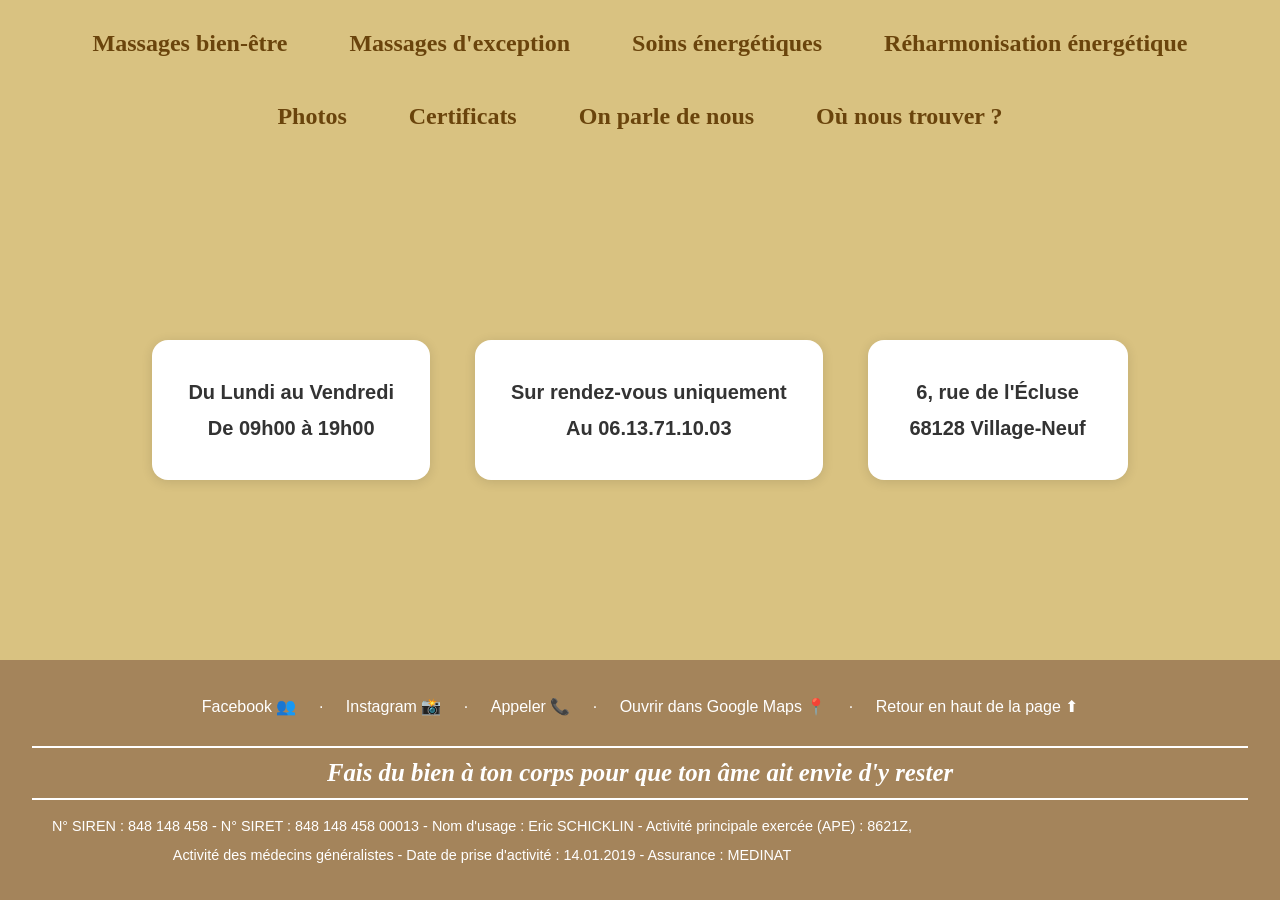
<file: index.html>
<!DOCTYPE html>
<html lang="fr">

<head>
  <meta charset="UTF-8">
  <meta name="viewport" content="width=device-width, initial-scale=1.0">
  <title>Accueil</title>
  <link rel="stylesheet" href="style.css">
</head>

<body class="home">

<header>
  <nav class="main-nav">
    <a href="bien.html" class="nav-link">Massages bien-être</a>
    <a href="exception.html" class="nav-link">Massages d'exception</a>
    <a href="soin.html" class="nav-link">Soins énergétiques</a>
    <a href="reharmonisation.html" class="nav-link">Réharmonisation énergétique</a>
    <a href="photo.html" class="nav-link">Photos</a>
    <a href="certificat.html" class="nav-link">Certificats</a>
    <a href="parler.html" class="nav-link">On parle de nous</a>
    <a href="trouver.html" class="nav-link">Où nous trouver ?</a>
  </nav>
</header>

<main class="home-content">
  <section class="home-section">
    <div class="home-boxes">

      <div class="home-box">
        <h3>Du Lundi au Vendredi</h3>
        <h3>De 09h00 à 19h00</h3>
      </div>

      <div class="home-box">
        <h3>Sur rendez-vous uniquement</h3>
        <h3>Au 06.13.71.10.03</h3>
      </div>

      <div class="home-box">
        <h3>6, rue de l'Écluse</h3>
        <h3>68128 Village-Neuf</h3>
      </div>

    </div>
  </section>
</main>

<footer>
    <a href="https://www.facebook.com/salon.a.fleur.de.peau" target="_blank"> Facebook 👥</a> ·
    <a href="https://www.instagram.com/afleurdepeau.68/" target="_blank"> Instagram 📸</a> ·
  <a href="tel:+33613711003">Appeler 📞</a> ·
  <a href="https://maps.app.goo.gl/HhBs8NbL2Y42jHQ48" target="_blank">Ouvrir dans Google Maps 📍</a> ·
  <a href="index.html">Retour en haut de la page ⬆</a>
  <p class="footer-title2">Fais du bien à ton corps pour que ton âme ait envie d'y rester</p>
  <p class="footer-title">N° SIREN : 848 148 458 - N° SIRET : 848 148 458 00013 - Nom d'usage : Eric SCHICKLIN - Activité principale exercée (APE) : 8621Z, Activité des médecins généralistes - Date de prise d'activité : 14.01.2019 - Assurance : MEDINAT</p>
</footer>

</body>
</html>
</file>
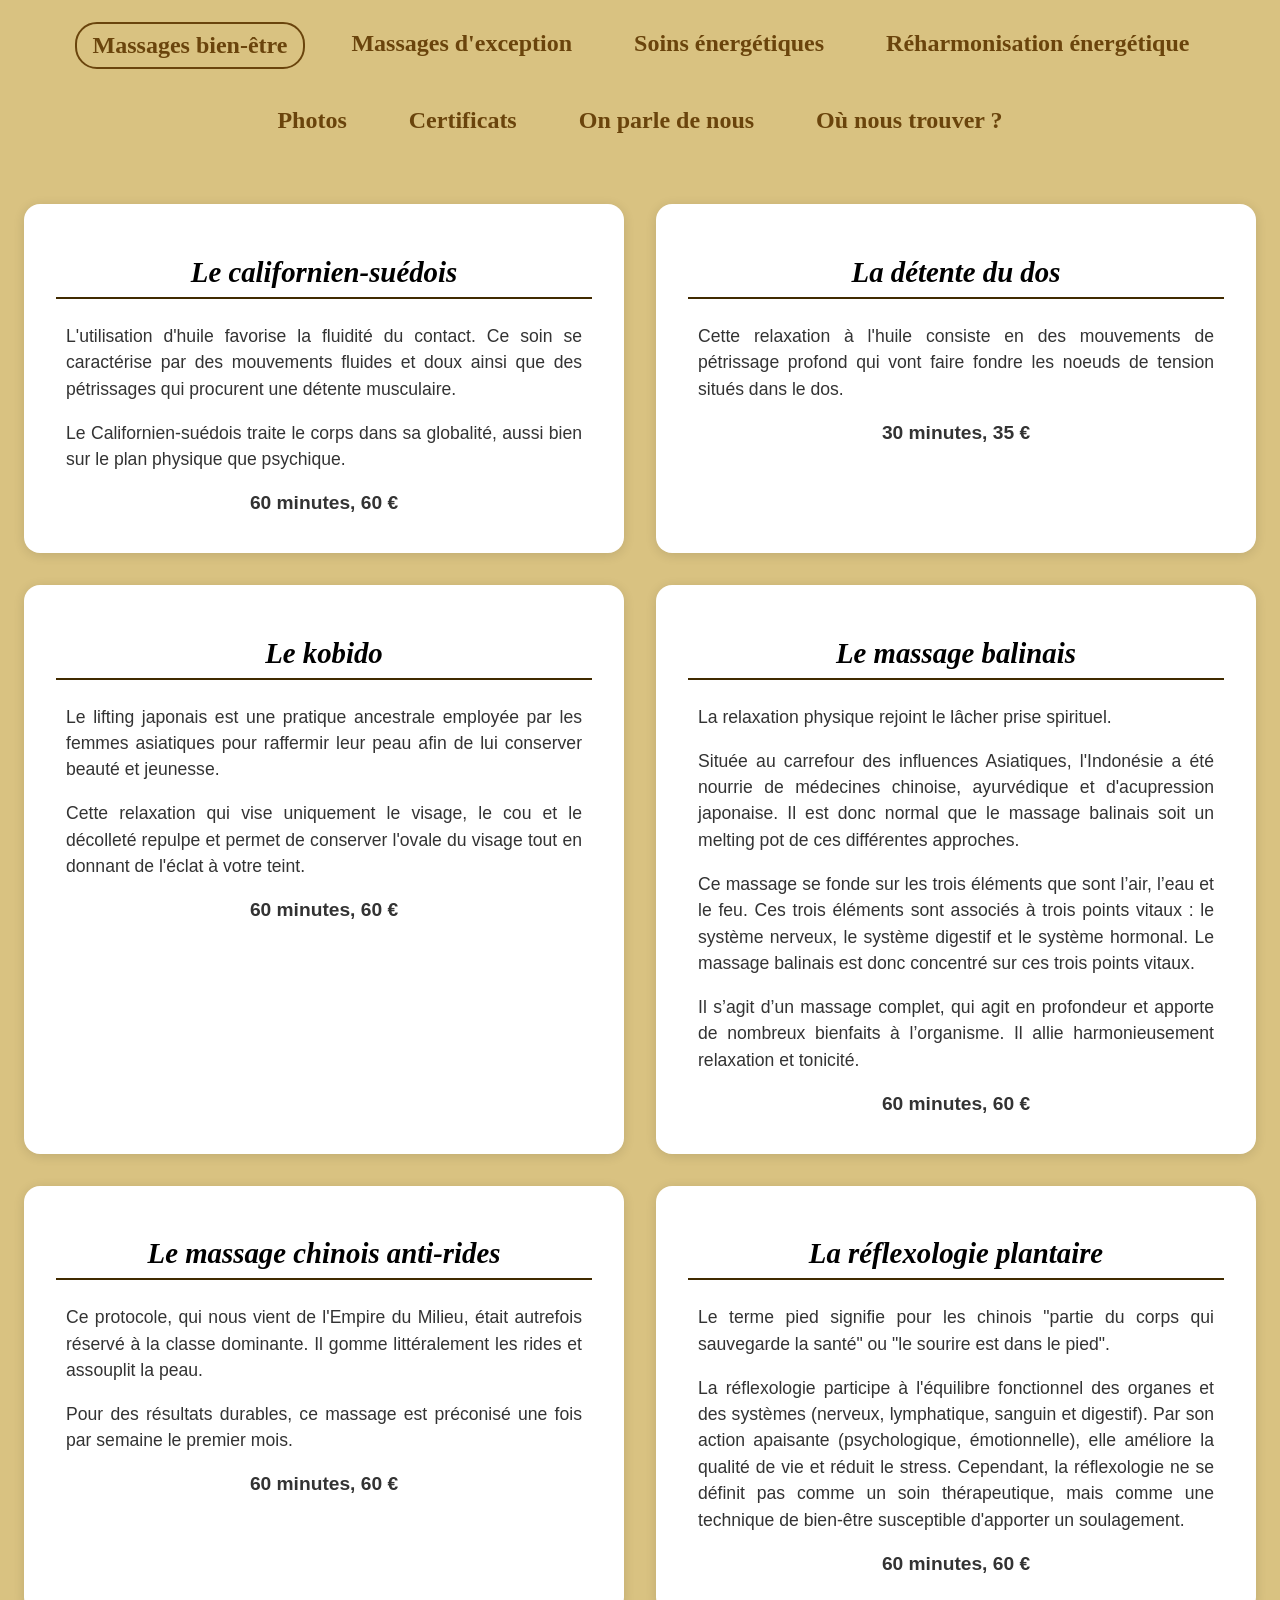
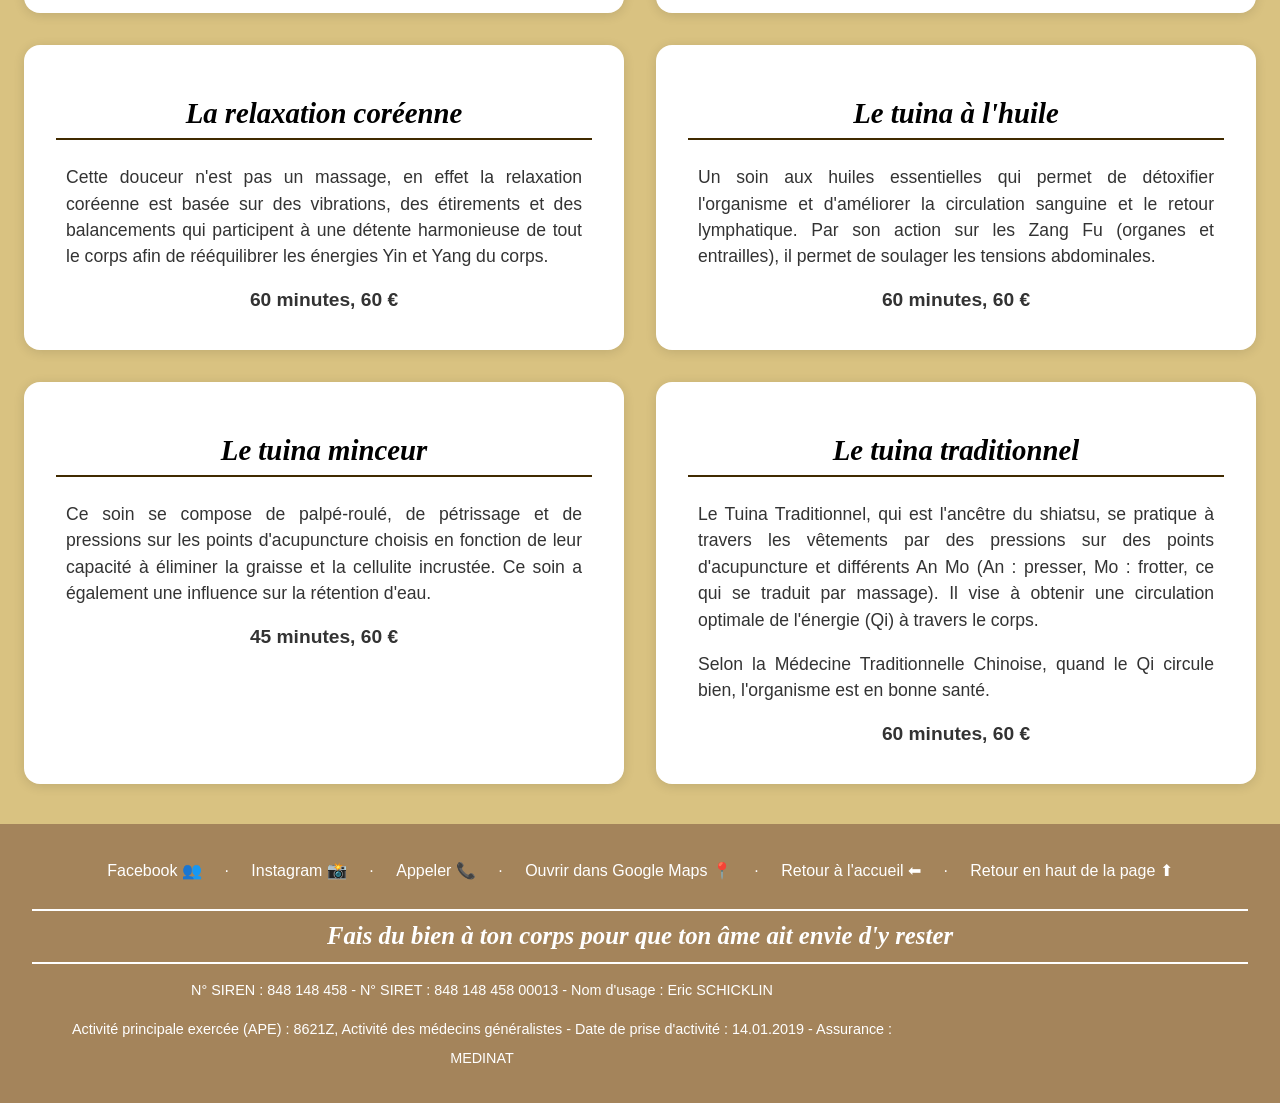
<file: bien.html>
<!DOCTYPE html>
<html lang="fr">

<head>
  <meta charset="UTF-8">
  <meta name="viewport" content="width=device-width, initial-scale=1.0">
  <title>Massages bien-être</title>
  <link rel="stylesheet" href="style.css">
</head>

<body>

<header>
  <nav class="main-nav">
    <a href="bien.html" class="nav-link active">Massages bien-être</a>
    <a href="exception.html" class="nav-link">Massages d'exception</a>
    <a href="soin.html" class="nav-link">Soins énergétiques</a>
    <a href="reharmonisation.html" class="nav-link">Réharmonisation énergétique</a>
    <a href="photo.html" class="nav-link">Photos</a>
    <a href="certificat.html" class="nav-link">Certificats</a>
    <a href="parler.html" class="nav-link">On parle de nous</a>
    <a href="trouver.html" class="nav-link">Où nous trouver ?</a>
  </nav>
</header>

<main>
  <section id="bien">

<div class="boxes">
  <div class="box">
    <h2>Le californien-suédois</h2>
    <p>L'utilisation d'huile favorise la fluidité du contact. Ce soin se caractérise par des mouvements fluides et doux ainsi que des pétrissages qui procurent une détente musculaire.</p> <p>Le Californien-suédois traite le corps dans sa globalité, aussi bien sur le plan physique que psychique.</p>
    <h3>60 minutes, 60 €</h3>
  </div>
  <div class="box">
    <h2> La détente du dos</h2>
    <p>Cette relaxation à l'huile consiste en des mouvements de pétrissage profond qui vont faire fondre les noeuds de tension situés dans le dos.</p>
    <h3>30 minutes, 35 €</h3>
  </div>
  <div class="box">
    <h2>Le kobido</h2>
    <p>Le lifting japonais est une pratique ancestrale employée par les femmes asiatiques pour raffermir leur peau afin de lui conserver beauté et jeunesse.</p>
    <p>Cette relaxation qui vise uniquement le visage, le cou et le décolleté repulpe et permet de conserver l'ovale du visage tout en donnant de l'éclat à votre teint.</p>
    <h3>60 minutes, 60 €</h3>
  </div> <div class="box">
    <h2> Le massage balinais</h2>
    <p>La relaxation physique rejoint le lâcher prise spirituel.</p>
    <p>Située au carrefour des influences Asiatiques, l'Indonésie a été nourrie de médecines chinoise, ayurvédique et d'acupression japonaise. Il est donc normal que le massage balinais soit un melting pot de ces différentes approches.</p>
    <p>Ce massage se fonde sur les trois éléments que sont l’air, l’eau et le feu. Ces trois éléments sont associés à trois points vitaux : le système nerveux, le système digestif et le système hormonal. Le massage balinais est donc concentré sur ces trois points vitaux.</p>
    <p>Il s’agit d’un massage complet, qui agit en profondeur et apporte de nombreux bienfaits à l’organisme. Il allie harmonieusement relaxation et tonicité.</p>
    <h3>60 minutes, 60 €</h3>
  </div>
  <div class="box">
    <h2>Le massage chinois anti-rides</h2>
    <p>Ce protocole, qui nous vient de l'Empire du Milieu, était autrefois réservé à la classe dominante. Il gomme littéralement les rides et assouplit la peau.</p>
    <p>Pour des résultats durables, ce massage est préconisé une fois par semaine le premier mois.</p>
    <h3>60 minutes, 60 €</h3>
  </div>
  <div class="box">
    <h2>La réflexologie plantaire</h2>
    <p>Le terme pied signifie pour les chinois "partie du corps qui sauvegarde la santé" ou "le sourire est dans le pied".</p>
    <p>La réflexologie participe à l'équilibre fonctionnel des organes et des systèmes (nerveux, lymphatique, sanguin et digestif). Par son action apaisante (psychologique, émotionnelle), elle améliore la qualité de vie et réduit le stress. Cependant, la réflexologie ne se définit pas comme un soin thérapeutique, mais comme une technique de bien-être susceptible d'apporter un soulagement.</p>
    <h3>60 minutes, 60 €</h3>
  </div>
  <div class="box">
    <h2>La relaxation coréenne</h2>
    <p>Cette douceur n'est pas un massage, en effet la relaxation coréenne est basée sur des vibrations, des étirements et des balancements qui participent à une détente harmonieuse de tout le corps afin de rééquilibrer les énergies Yin et Yang du corps.</p>
    <h3>60 minutes, 60 €</h3>
  </div>
  <div class="box">
    <h2>Le tuina à l'huile</h2>
    <p>Un soin aux huiles essentielles qui permet de détoxifier l'organisme et d'améliorer la circulation sanguine et le retour lymphatique. Par son action sur les Zang Fu (organes et entrailles), il permet de soulager les tensions abdominales.</p>
    <h3>60 minutes, 60 €</h3>
  </div>
  <div class="box">
    <h2>Le tuina minceur</h2>
    <p>Ce soin se compose de palpé-roulé, de pétrissage et de pressions sur les points d'acupuncture choisis en fonction de leur capacité à éliminer la graisse et la cellulite incrustée. Ce soin a également une influence sur la rétention d'eau.</p>
    <h3>45 minutes, 60 €</h3>
  </div>
  <div class="box">
    <h2>Le tuina traditionnel</h2>
    <p>Le Tuina Traditionnel, qui est l'ancêtre du shiatsu, se pratique à travers les vêtements par des pressions sur des points d'acupuncture et différents An Mo (An : presser, Mo : frotter, ce qui se traduit par massage). Il vise à obtenir une circulation optimale de l'énergie (Qi) à travers le corps.</p> <p>Selon la Médecine Traditionnelle Chinoise, quand le Qi circule bien, l'organisme est en bonne santé.</p>
    <h3>60 minutes, 60 €</h3>
  </div>
</div>
  </section>
</main>

<footer>
    <a href="https://www.facebook.com/salon.a.fleur.de.peau" target="_blank"> Facebook 👥</a> ·
    <a href="https://www.instagram.com/afleurdepeau.68/" target="_blank"> Instagram 📸</a> ·
  <a href="tel:+33613711003">Appeler 📞</a> ·
  <a href="https://maps.app.goo.gl/HhBs8NbL2Y42jHQ48" target="_blank">Ouvrir dans Google Maps 📍</a> ·
  <a href="index.html">Retour à l'accueil ⬅</a> ·
  <a href="bien.html">Retour en haut de la page ⬆</a>
  <p class="footer-title2">Fais du bien à ton corps pour que ton âme ait envie d'y rester</p>
  <p class="footer-title">N° SIREN : 848 148 458 - N° SIRET : 848 148 458 00013 - Nom d'usage : Eric SCHICKLIN</p>
  <p class="footer-title">Activité principale exercée (APE) : 8621Z, Activité des médecins généralistes - Date de prise d'activité : 14.01.2019 - Assurance : MEDINAT</p>
</footer>

</body>
</html>
</file>
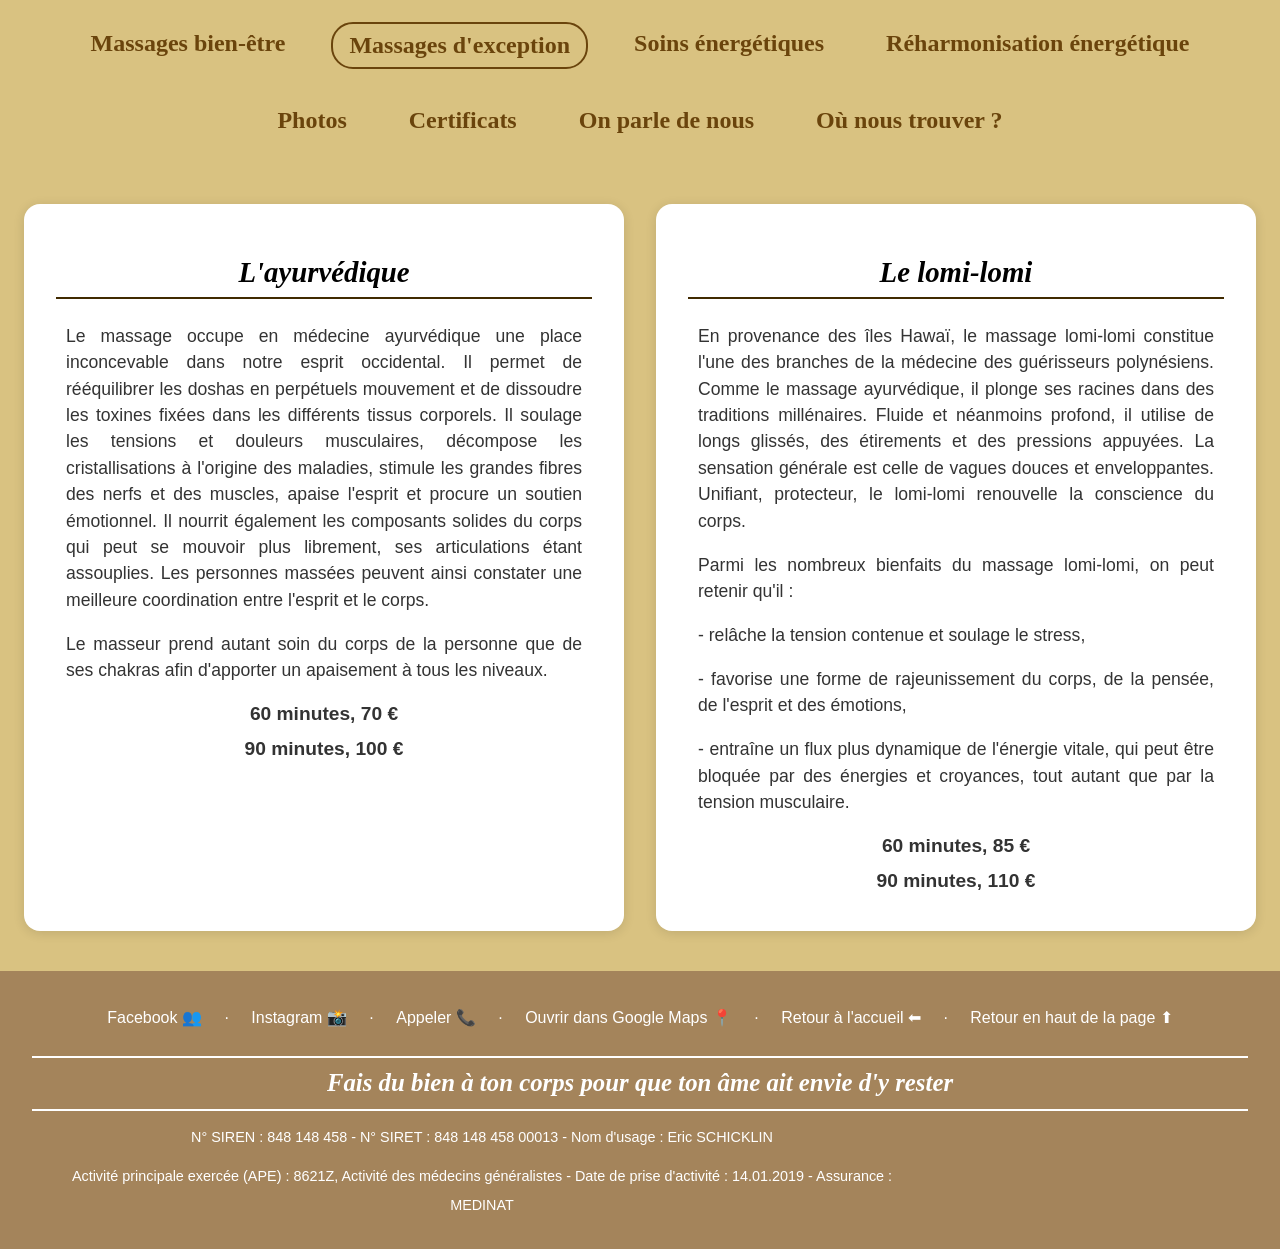
<file: exception.html>
<html lang="fr">
<head>
  <meta charset="UTF-8">
  <meta name="viewport" content="width=device-width, initial-scale=1.0">
  <title>Massages d'exception</title>
  <link rel="stylesheet" href="style.css">
</head>

  <body>

    <header>
  <nav class="main-nav">
    <a href="bien.html" class="nav-link">Massages bien-être</a>
    <a href="exception.html" class="nav-link active">Massages d'exception</a>
    <a href="soin.html" class="nav-link">Soins énergétiques</a>
    <a href="reharmonisation.html" class="nav-link">Réharmonisation énergétique</a>
    <a href="photo.html" class="nav-link">Photos</a>
    <a href="certificat.html" class="nav-link">Certificats</a>
    <a href="parler.html" class="nav-link">On parle de nous</a>
    <a href="trouver.html" class="nav-link">Où nous trouver ?</a>
  </nav>
</header>

<main>
  <section id="exception">
<div class="boxes">
  <div class="box">
      <h2>L'ayurvédique</h2>
      <p>Le massage occupe en médecine ayurvédique une place inconcevable dans notre esprit occidental. Il permet de rééquilibrer les doshas en perpétuels mouvement et de dissoudre les toxines fixées dans les différents tissus corporels. Il soulage les tensions et douleurs musculaires, décompose les cristallisations à l'origine des maladies, stimule les grandes fibres des nerfs et des muscles, apaise l'esprit et procure un soutien émotionnel. Il nourrit également les composants solides du corps qui peut se mouvoir plus librement, ses articulations étant assouplies. Les personnes massées peuvent ainsi constater une meilleure coordination entre l'esprit et le corps.</p>
  <p>Le masseur prend autant soin du corps de la personne que de ses chakras afin d'apporter un apaisement à tous les niveaux.</p>    
  <h3>60 minutes, 70 €</h3>
  <h3>90 minutes, 100 €</h3>
  </div>
  <div class="box">
    <h2> Le lomi-lomi</h2>
  <p>En provenance des îles Hawaï, le massage lomi-lomi constitue l'une des branches de la médecine des guérisseurs polynésiens. Comme le massage ayurvédique, il plonge ses racines dans des traditions millénaires. Fluide et néanmoins profond, il utilise de longs glissés, des étirements et des pressions appuyées. La sensation générale est celle de vagues douces et enveloppantes. Unifiant, protecteur, le lomi-lomi renouvelle la conscience du corps.</p>
  <p>Parmi les nombreux bienfaits du massage lomi-lomi, on peut retenir qu'il :</p>
  <p>- relâche la tension contenue et soulage le stress,</p>
  <p>- favorise une forme de rajeunissement du corps, de la pensée, de l'esprit et des émotions,</p>
  <p>- entraîne un flux plus dynamique de l'énergie vitale, qui peut être bloquée par des énergies et croyances, tout autant que par la tension musculaire.</p>
  <h3>60 minutes, 85 €</h3>
  <h3>90 minutes, 110 €</h3>
  </div>
</div>
</section>
</main>

<footer>
    <a href="https://www.facebook.com/salon.a.fleur.de.peau" target="_blank"> Facebook 👥</a> ·
    <a href="https://www.instagram.com/afleurdepeau.68/" target="_blank"> Instagram 📸</a> ·
  <a href="tel:+33613711003">Appeler 📞</a> ·
  <a href="https://maps.app.goo.gl/HhBs8NbL2Y42jHQ48" target="_blank">Ouvrir dans Google Maps 📍</a> ·
  <a href="index.html">Retour à l'accueil ⬅</a> ·
  <a href="exception.html">Retour en haut de la page ⬆</a>
  <p class="footer-title2">Fais du bien à ton corps pour que ton âme ait envie d'y rester</p>
  <p class="footer-title">N° SIREN : 848 148 458 - N° SIRET : 848 148 458 00013 - Nom d'usage : Eric SCHICKLIN</p>
  <p class="footer-title">Activité principale exercée (APE) : 8621Z, Activité des médecins généralistes - Date de prise d'activité : 14.01.2019 - Assurance : MEDINAT</p>
</footer>
  </body>
</html>
</file>
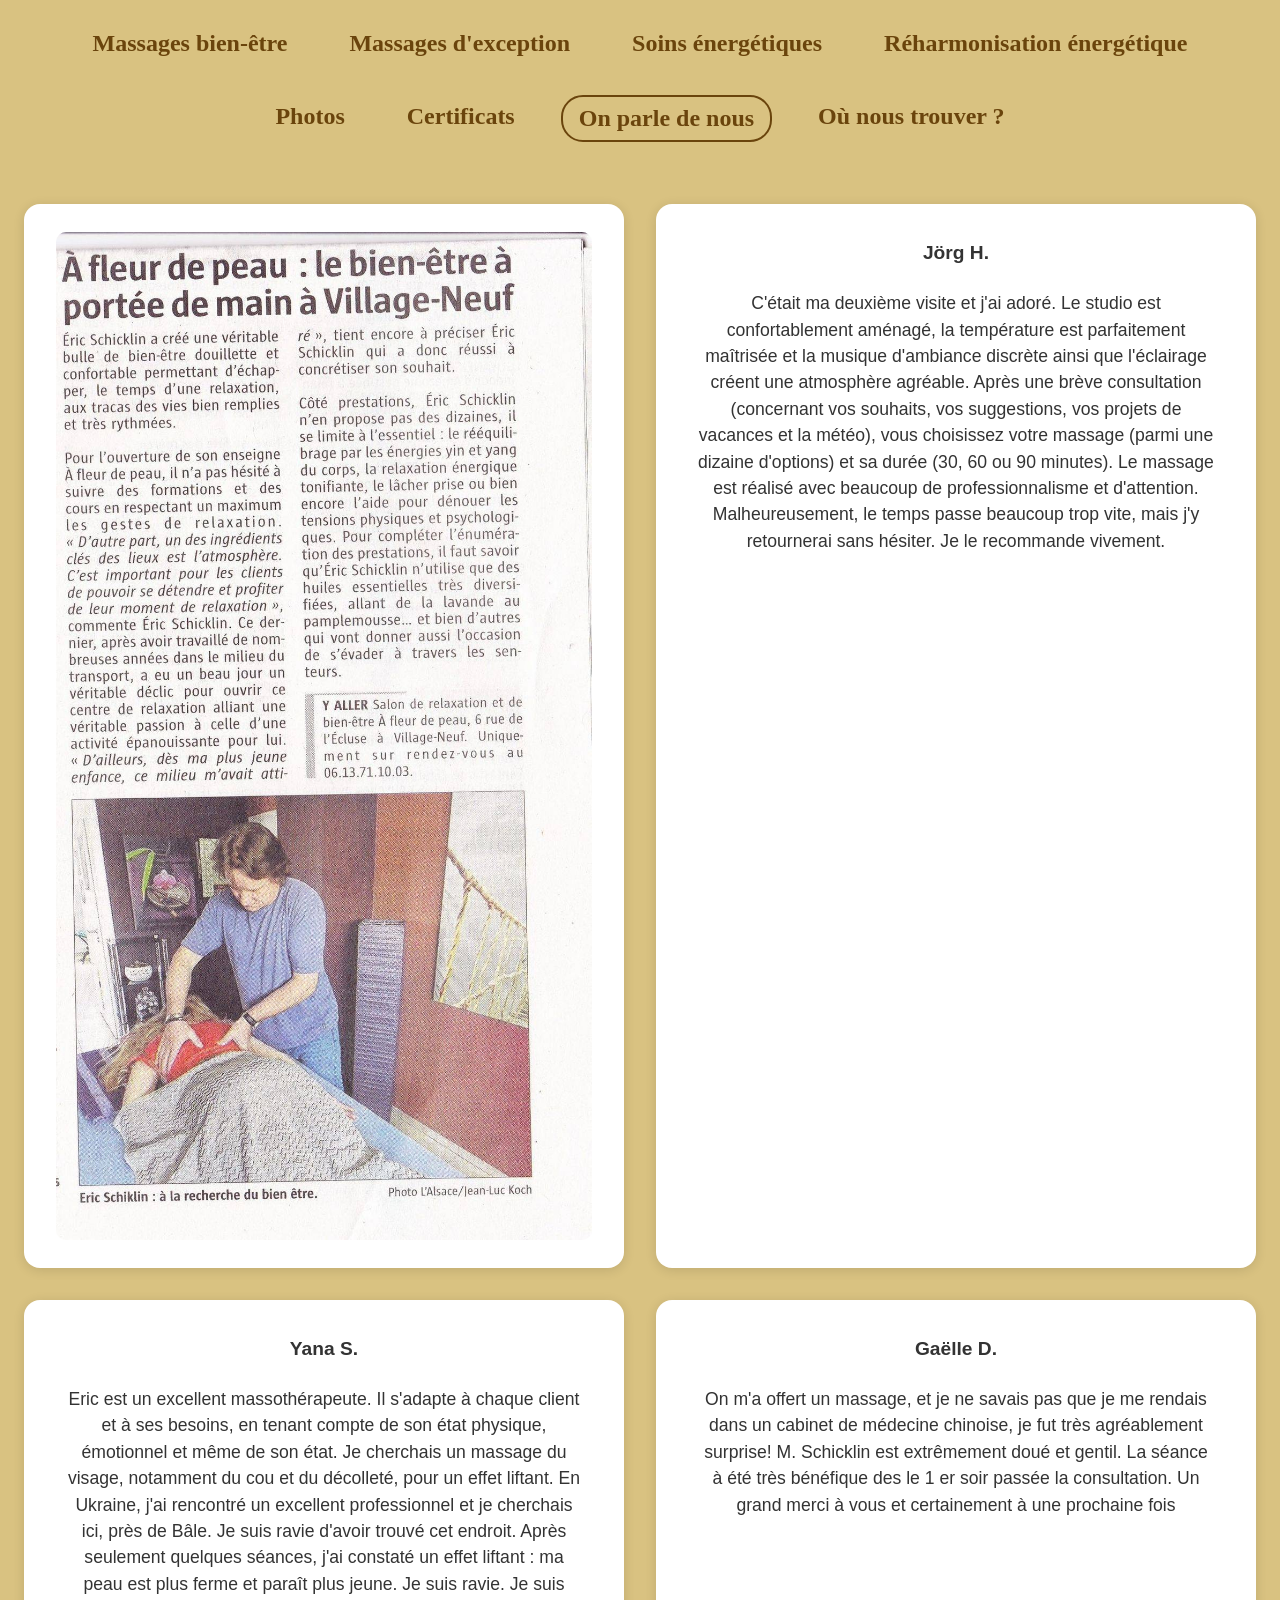
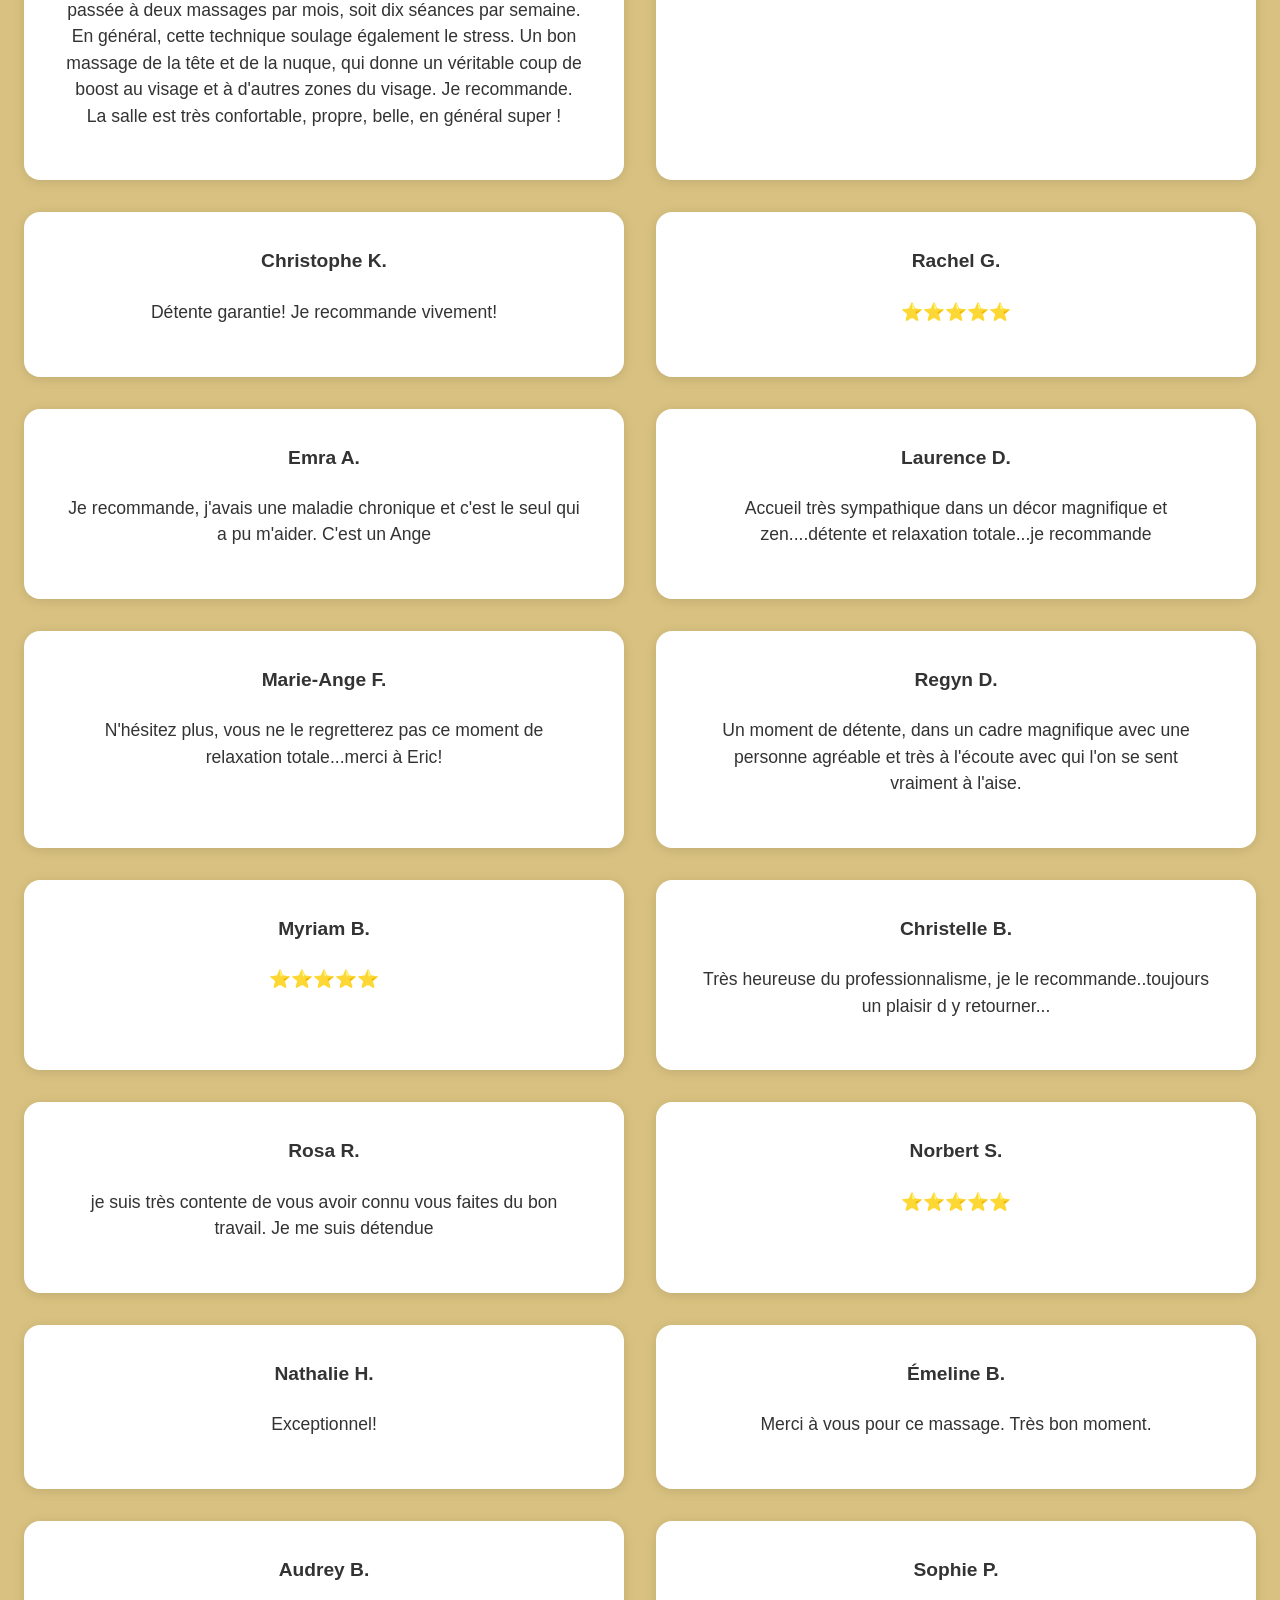
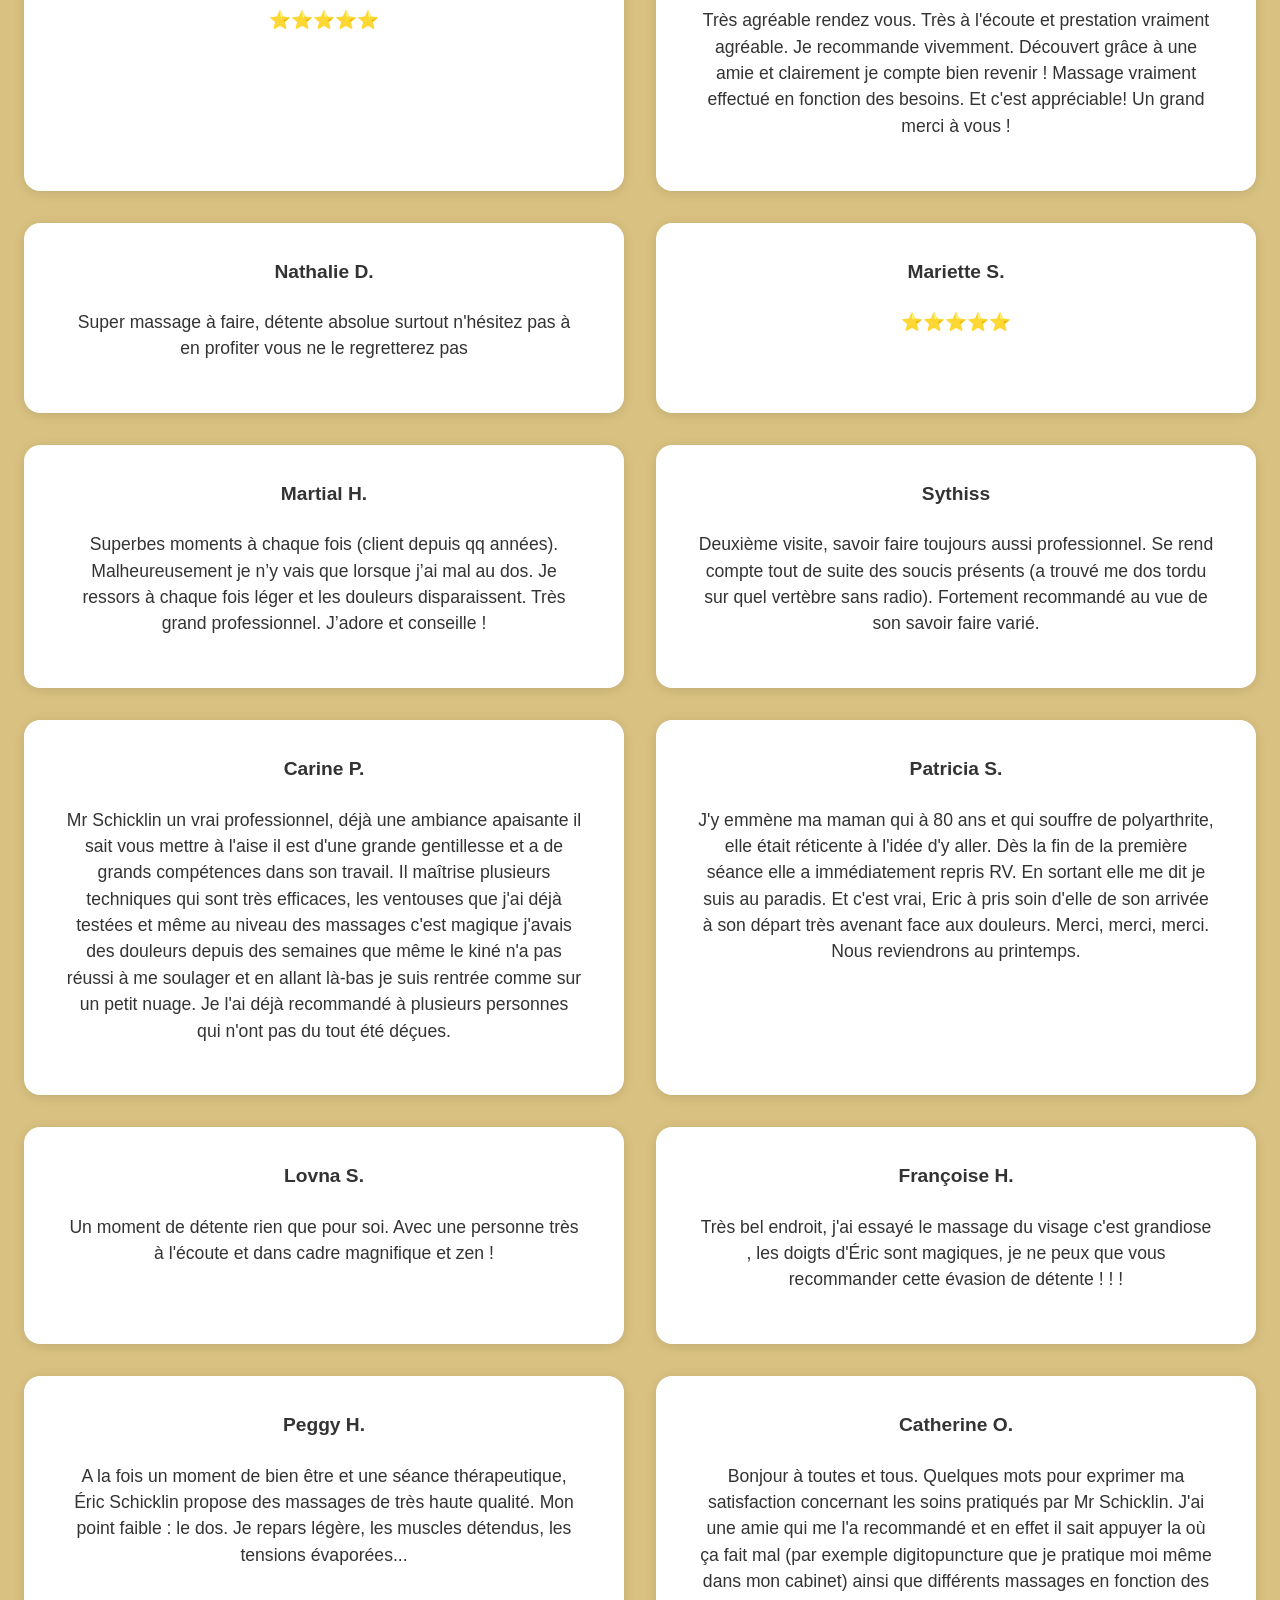
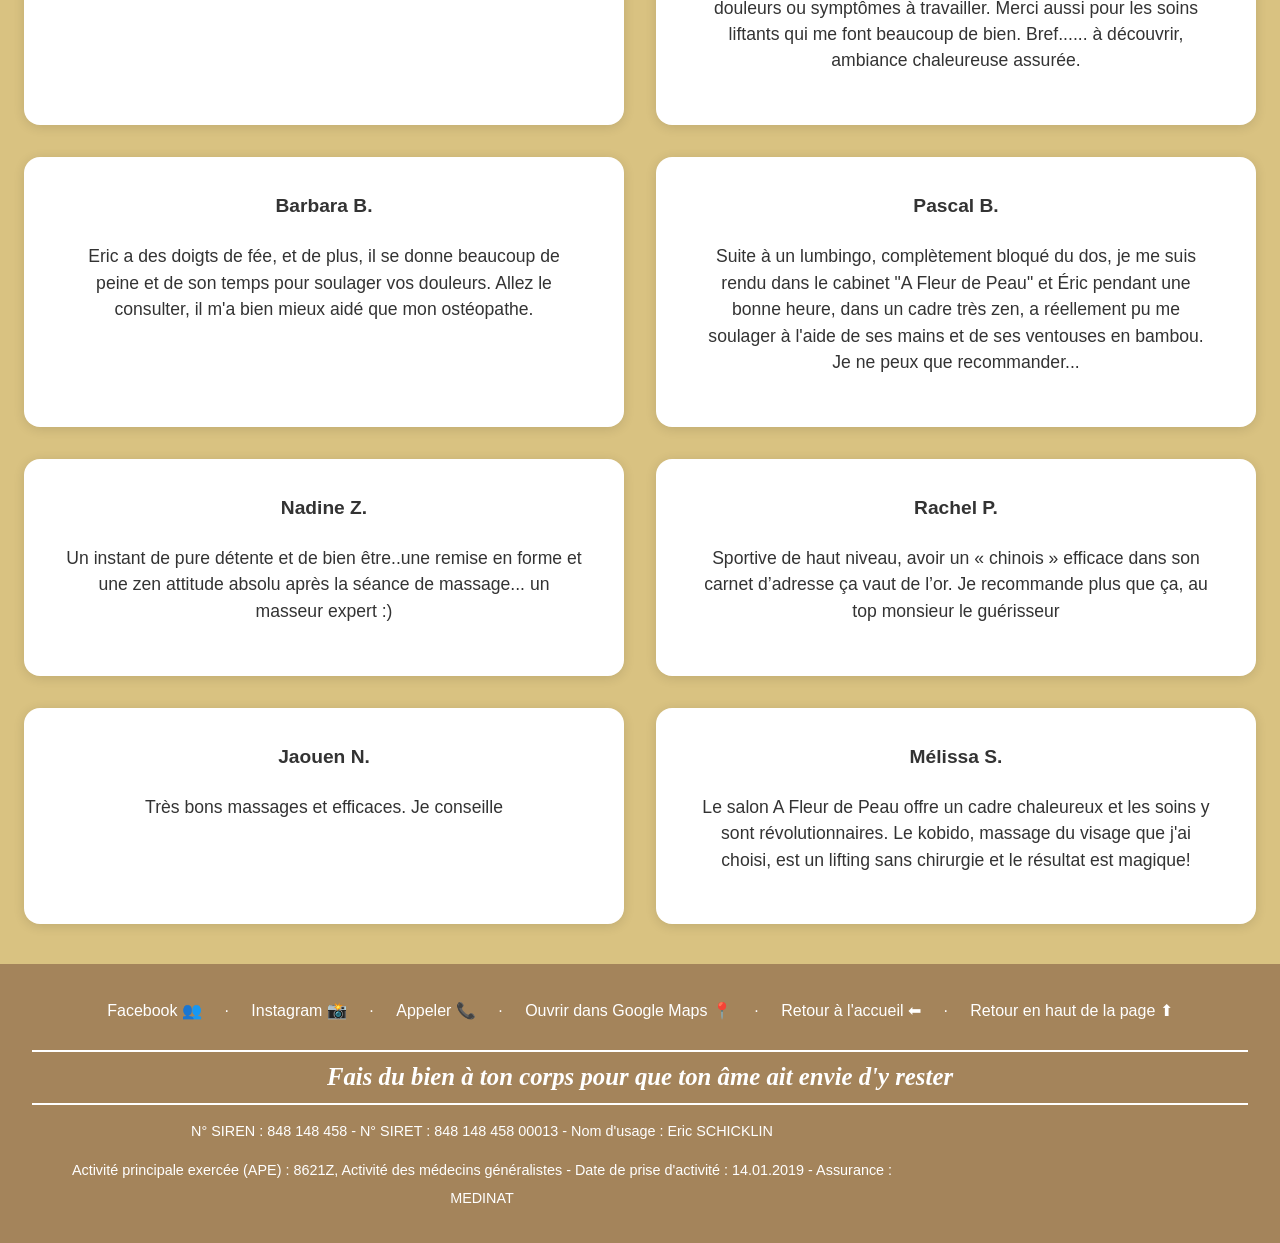
<file: parler.html>
<!DOCTYPE html>
<html lang="fr">

<head>
  <meta charset="UTF-8">
  <meta name="viewport" content="width=device-width, initial-scale=1.0">
  <title>On parle de nous</title>
  <link rel="stylesheet" href="style.css">
</head>

<body>

<header>
  <nav class="main-nav">
    <a href="bien.html" class="nav-link">Massages bien-être</a>
    <a href="exception.html" class="nav-link">Massages d'exception</a>
    <a href="soin.html" class="nav-link">Soins énergétiques</a>
    <a href="reharmonisation.html" class="nav-link">Réharmonisation énergétique</a>
    <a href="photo.html" class="nav-link">Photos</a>
    <a href="certificat.html" class="nav-link">Certificats</a>
    <a href="parler.html" class="nav-link active">On parle de nous</a>
    <a href="trouver.html" class="nav-link">Où nous trouver ?</a>
  </nav>
</header>

<main>
  <section id="bien">
  
<section class="page-photos">
  <div class="boxes">
    <div class="box">
      <img src="journal.jpg" alt="Journal">
    </div>
    
    <div class="box">
      <h3>Jörg H.</h3>
      <h4>C'était ma deuxième visite et j'ai adoré. Le studio est confortablement aménagé, la température est parfaitement maîtrisée et la musique d'ambiance discrète ainsi que l'éclairage créent une atmosphère agréable. Après une brève consultation (concernant vos souhaits, vos suggestions, vos projets de vacances et la météo), vous choisissez votre massage (parmi une dizaine d'options) et sa durée (30, 60 ou 90 minutes). Le massage est réalisé avec beaucoup de professionnalisme et d'attention. Malheureusement, le temps passe beaucoup trop vite, mais j'y retournerai sans hésiter. Je le recommande vivement.</h4>
    </div>
    
    <div class="box">
      <h3>Yana S.</h3>   
      <h4>Eric est un excellent massothérapeute. Il s'adapte à chaque client et à ses besoins, en tenant compte de son état physique, émotionnel et même de son état. Je cherchais un massage du visage, notamment du cou et du décolleté, pour un effet liftant. En Ukraine, j'ai rencontré un excellent professionnel et je cherchais ici, près de Bâle. Je suis ravie d'avoir trouvé cet endroit. Après seulement quelques séances, j'ai constaté un effet liftant : ma peau est plus ferme et paraît plus jeune. Je suis ravie. Je suis passée à deux massages par mois, soit dix séances par semaine. En général, cette technique soulage également le stress. Un bon massage de la tête et de la nuque, qui donne un véritable coup de boost au visage et à d'autres zones du visage. Je recommande. La salle est très confortable, propre, belle, en général super !</h4>
    </div>
    
    <div class="box">
      <h3>Gaëlle D.</h3>
      <h4>On m'a offert un massage, et je ne savais pas que je me rendais dans un cabinet de médecine chinoise, je fut très agréablement surprise! M. Schicklin est extrêmement doué et gentil. La séance à été très bénéfique des le 1 er soir passée la consultation. Un grand merci à vous et certainement à une prochaine fois</h4>
    </div>

    <div class="box">
      <h3>Christophe K.</h3>
      <h4>Détente garantie! Je recommande vivement!</h4>
    </div>

    <div class="box">
      <h3>Rachel G.</h3>
      <h4>⭐⭐⭐⭐⭐</h4>
    </div>
    
    <div class="box">
      <h3>Emra A.</h3>
      <h4>Je recommande, j'avais une maladie chronique et c'est le seul qui a pu m'aider. C'est un Ange</h4>
    </div>
    
    <div class="box">
      <h3>Laurence D.</h3>
      <h4>Accueil très sympathique dans un décor magnifique et zen....détente et relaxation totale...je recommande</h4>
    </div>

    <div class="box">
      <h3>Marie-Ange F.</h3>
      <h4>N'hésitez plus, vous ne le regretterez pas ce moment de relaxation totale...merci à Eric!</h4>
    </div>

    <div class="box">
      <h3>Regyn D.</h3>
      <h4>Un moment de détente, dans un cadre magnifique avec une personne agréable et très à l'écoute avec qui l'on se sent vraiment à l'aise.</h4>
    </div>

    <div class="box">
      <h3>Myriam B.</h3>
      <h4>⭐⭐⭐⭐⭐</h4>
    </div>

    <div class="box">
      <h3>Christelle B.</h3>
      <h4>Très heureuse du professionnalisme, je le recommande..toujours un plaisir d y retourner...</h4>
    </div>

    <div class="box">
      <h3>Rosa R.</h3>
      <h4>je suis très contente de vous avoir connu vous faites du bon travail. Je me suis détendue</h4>
    </div>

    <div class="box">
      <h3>Norbert S.</h3>
      <h4>⭐⭐⭐⭐⭐</h4>
    </div>

    <div class="box">
      <h3>Nathalie H.</h3>
      <h4>Exceptionnel!</h4>
    </div>

    <div class="box">
      <h3>Émeline B.</h3>
      <h4>Merci à vous pour ce massage. Très bon moment.</h4>
    </div>

    <div class="box">
      <h3>Audrey B.</h3>
      <h4>⭐⭐⭐⭐⭐</h4>
    </div>

    <div class="box">
      <h3>Sophie P.</h3>
      <h4>Très agréable rendez vous. Très à l'écoute et prestation vraiment agréable. Je recommande vivemment. Découvert grâce à une amie et clairement je compte bien revenir ! Massage vraiment effectué en fonction des besoins. Et c'est appréciable! Un grand merci à vous !</h4>
    </div>

    <div class="box">
      <h3>Nathalie D.</h3>
      <h4>Super massage à faire, détente absolue surtout n'hésitez pas à en profiter vous ne le regretterez pas</h4>
    </div>

    <div class="box">
      <h3>Mariette S.</h3>
      <h4>⭐⭐⭐⭐⭐</h4>
    </div>

    <div class="box">
      <h3>Martial H.</h3>
      <h4>Superbes moments à chaque fois (client depuis qq années). Malheureusement je n’y vais que lorsque j’ai mal au dos. Je ressors à chaque fois léger et les douleurs disparaissent. Très grand professionnel. J’adore et conseille !</h4>
    </div>

    <div class="box">
      <h3>Sythiss</h3>
      <h4>Deuxième visite, savoir faire toujours aussi professionnel. Se rend compte tout de suite des soucis présents (a trouvé me dos tordu sur quel vertèbre sans radio). Fortement recommandé au vue de son savoir faire varié.</h4>
    </div>

    <div class="box">
      <h3>Carine P.</h3>
      <h4>Mr Schicklin un vrai professionnel, déjà une ambiance apaisante il sait vous mettre à l'aise il est d'une grande gentillesse et a de grands compétences dans son travail. Il maîtrise  plusieurs techniques qui sont très efficaces, les ventouses que j'ai déjà testées et même au niveau des massages c'est magique j'avais des douleurs depuis des semaines que même le kiné n'a pas réussi à me soulager et en allant là-bas je suis rentrée comme sur un petit nuage. Je l'ai déjà recommandé à plusieurs personnes qui n'ont pas du tout été déçues.</h4>
    </div>

    <div class="box">
      <h3>Patricia S.</h3>
      <h4>J'y emmène ma maman qui à 80 ans et qui souffre de polyarthrite, elle était réticente à l'idée d'y aller. Dès la fin de la première séance elle a immédiatement repris RV. En sortant elle me dit je suis au paradis. Et c'est vrai, Eric à pris soin d'elle de son arrivée à son départ très avenant face aux douleurs. Merci, merci, merci. Nous reviendrons au printemps.</h4>
    </div>
    
    <div class="box">
      <h3>Lovna S.</h3>
      <h4>Un moment de détente rien que pour soi. Avec une personne très à l'écoute et dans cadre magnifique et zen !</h4>
    </div>

    <div class="box">
      <h3>Françoise H.</h3>
      <h4>Très bel endroit, j'ai essayé le massage du visage c'est grandiose , les doigts d'Éric sont magiques, je ne peux que vous recommander cette évasion de détente ! ! !</h4>
    </div>

    <div class="box">
      <h3>Peggy H.</h3>
      <h4>A la fois un moment de bien être et une séance thérapeutique, Éric Schicklin propose des massages de très haute qualité. Mon point faible : le dos. Je repars légère, les muscles détendus, les tensions évaporées...</h4>
    </div>

    <div class="box">
      <h3>Catherine O.</h3>
      <h4>Bonjour à toutes et tous. Quelques mots pour exprimer ma satisfaction concernant les soins pratiqués par Mr Schicklin. J'ai une amie qui me l'a recommandé et en effet il sait appuyer la où ça fait mal (par exemple digitopuncture que je pratique moi même dans mon cabinet) ainsi que différents massages en fonction des douleurs ou symptômes à travailler. Merci aussi pour les soins liftants qui me font beaucoup de bien. Bref...... à découvrir, ambiance chaleureuse assurée.</h4>
    </div>

    <div class="box">
      <h3>Barbara B.</h3>
      <h4>Eric a des doigts de fée, et de plus, il se donne beaucoup de peine et de son temps pour soulager vos douleurs. Allez le consulter, il m'a bien mieux aidé que mon ostéopathe.</h4>
    </div>

    <div class="box">
      <h3>Pascal B.</h3>
      <h4>Suite à un lumbingo, complètement bloqué du dos, je me suis rendu dans le cabinet "A Fleur de Peau" et Éric pendant une bonne heure, dans un cadre très zen, a réellement pu me soulager à l'aide de ses mains et de ses ventouses en bambou. Je ne peux que recommander...</h4p>
    </div>

    <div class="box">
      <h3>Nadine Z.</h3>
      <h4>Un instant de pure détente et de bien être..une remise en forme et une zen attitude absolu après la séance de massage... un masseur expert :)</h4>
    </div>
    
    <div class="box">
      <h3>Rachel P.</h3>
      <h4>Sportive de haut niveau, avoir un « chinois » efficace dans son carnet d’adresse ça vaut de l’or. Je recommande plus que ça, au top monsieur le guérisseur</h4>
    </div>

    <div class="box">
      <h3>Jaouen N.</h3>
      <h4>Très bons massages et efficaces. Je conseille</h4>
    </div>

    <div class="box">
      <h3>Mélissa S.</h3>
      <h4>Le salon A Fleur de Peau offre un cadre chaleureux et les soins y sont révolutionnaires. Le kobido, massage du visage que j'ai choisi, est un lifting sans chirurgie et le résultat est magique!</h4>
    </div>
  </div>
</section>
  </section>
</main>
  
<footer>
    <a href="https://www.facebook.com/salon.a.fleur.de.peau" target="_blank"> Facebook 👥</a> ·
    <a href="https://www.instagram.com/afleurdepeau.68/" target="_blank"> Instagram 📸</a> ·
  <a href="tel:+33613711003">Appeler 📞</a> ·
  <a href="https://maps.app.goo.gl/HhBs8NbL2Y42jHQ48" target="_blank">Ouvrir dans Google Maps 📍</a> ·
  <a href="index.html">Retour à l'accueil ⬅</a> ·
  <a href="parler.html">Retour en haut de la page ⬆</a>
  <p class="footer-title2">Fais du bien à ton corps pour que ton âme ait envie d'y rester</p>
  <p class="footer-title">N° SIREN : 848 148 458 - N° SIRET : 848 148 458 00013 - Nom d'usage : Eric SCHICKLIN</p>
  <p class="footer-title">Activité principale exercée (APE) : 8621Z, Activité des médecins généralistes - Date de prise d'activité : 14.01.2019 - Assurance : MEDINAT</p>
</footer>
</body>
</html>
</file>
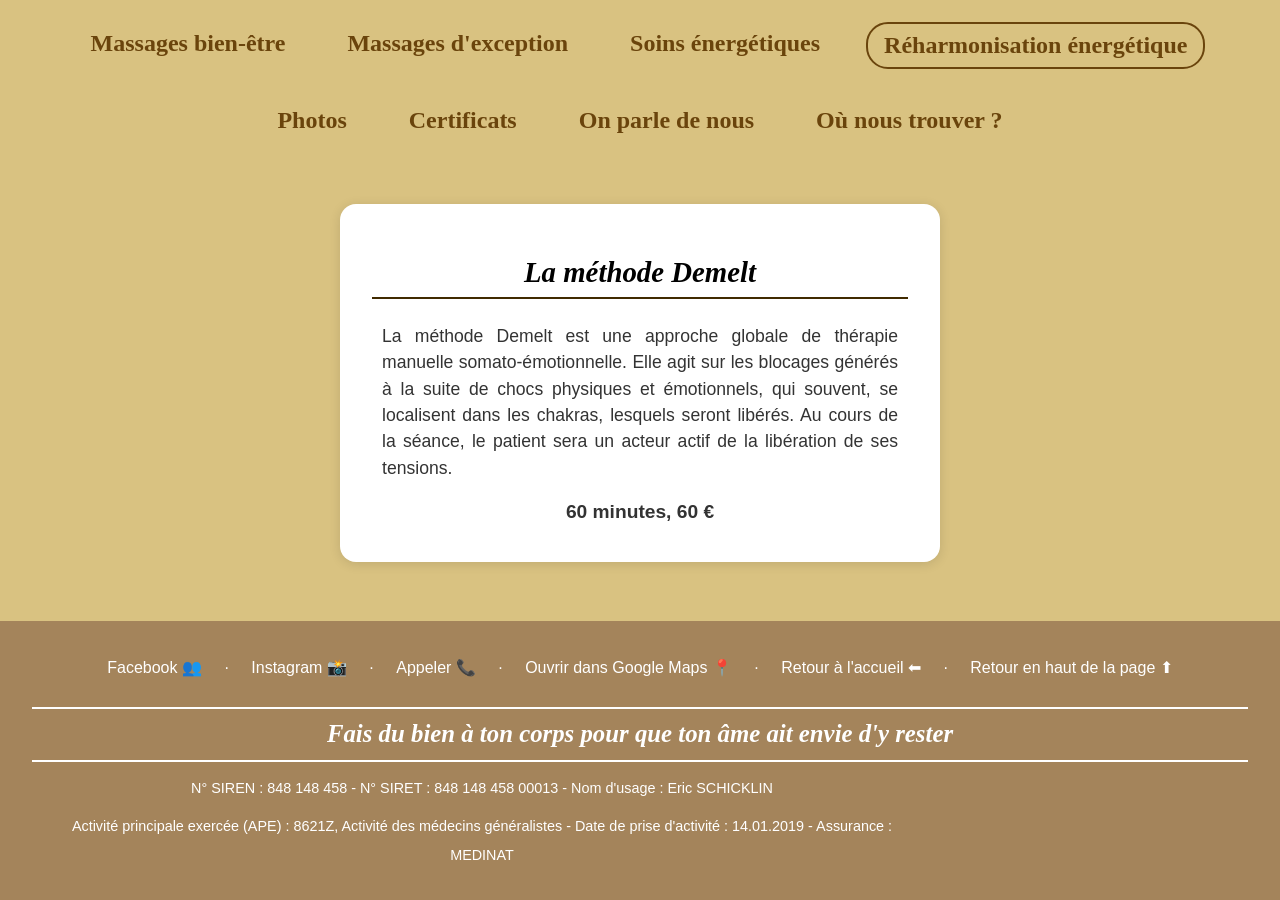
<file: reharmonisation.html>
<!DOCTYPE html>
<html lang="fr">

<head>
  <meta charset="UTF-8">
  <meta name="viewport" content="width=device-width, initial-scale=1.0">
  <title>Réharmonisation énergétique</title>
  <link rel="stylesheet" href="style.css">
</head>

<body>

<header>
  <nav class="main-nav">
    <a href="bien.html" class="nav-link">Massages bien-être</a>
    <a href="exception.html" class="nav-link">Massages d'exception</a>
    <a href="soin.html" class="nav-link">Soins énergétiques</a>
    <a href="reharmonisation.html" class="nav-link active">Réharmonisation énergétique</a>
    <a href="photo.html" class="nav-link">Photos</a>
    <a href="certificat.html" class="nav-link">Certificats</a>
    <a href="parler.html" class="nav-link">On parle de nous</a>
    <a href="trouver.html" class="nav-link">Où nous trouver ?</a>
  </nav>
</header>

<main>
  <section id="reharmonisation">
  
<div class="boxes">
  <div class="box">
    <h2>La méthode Demelt</h2>
    <p>La méthode Demelt est une approche globale de thérapie manuelle somato-émotionnelle. Elle agit sur les blocages générés à la suite de chocs physiques et émotionnels, qui souvent, se localisent dans les chakras, lesquels seront libérés. Au cours de la séance, le patient sera un acteur actif de la libération de ses tensions.</p>
  <h3>60 minutes, 60 €</h3>
  </div>
</div>
</section>
</main>

<footer>
    <a href="https://www.facebook.com/salon.a.fleur.de.peau" target="_blank"> Facebook 👥</a> ·
    <a href="https://www.instagram.com/afleurdepeau.68/" target="_blank"> Instagram 📸</a> ·
  <a href="tel:+33613711003">Appeler 📞</a> ·
  <a href="https://maps.app.goo.gl/HhBs8NbL2Y42jHQ48" target="_blank">Ouvrir dans Google Maps 📍</a> ·
  <a href="index.html">Retour à l'accueil ⬅</a> ·
  <a href="reharmonisation.html">Retour en haut de la page ⬆</a>
  <p class="footer-title2">Fais du bien à ton corps pour que ton âme ait envie d'y rester</p>
  <p class="footer-title">N° SIREN : 848 148 458 - N° SIRET : 848 148 458 00013 - Nom d'usage : Eric SCHICKLIN</p>
  <p class="footer-title">Activité principale exercée (APE) : 8621Z, Activité des médecins généralistes - Date de prise d'activité : 14.01.2019 - Assurance : MEDINAT</p>
</footer>
</body>
</html>
</body>
</file>
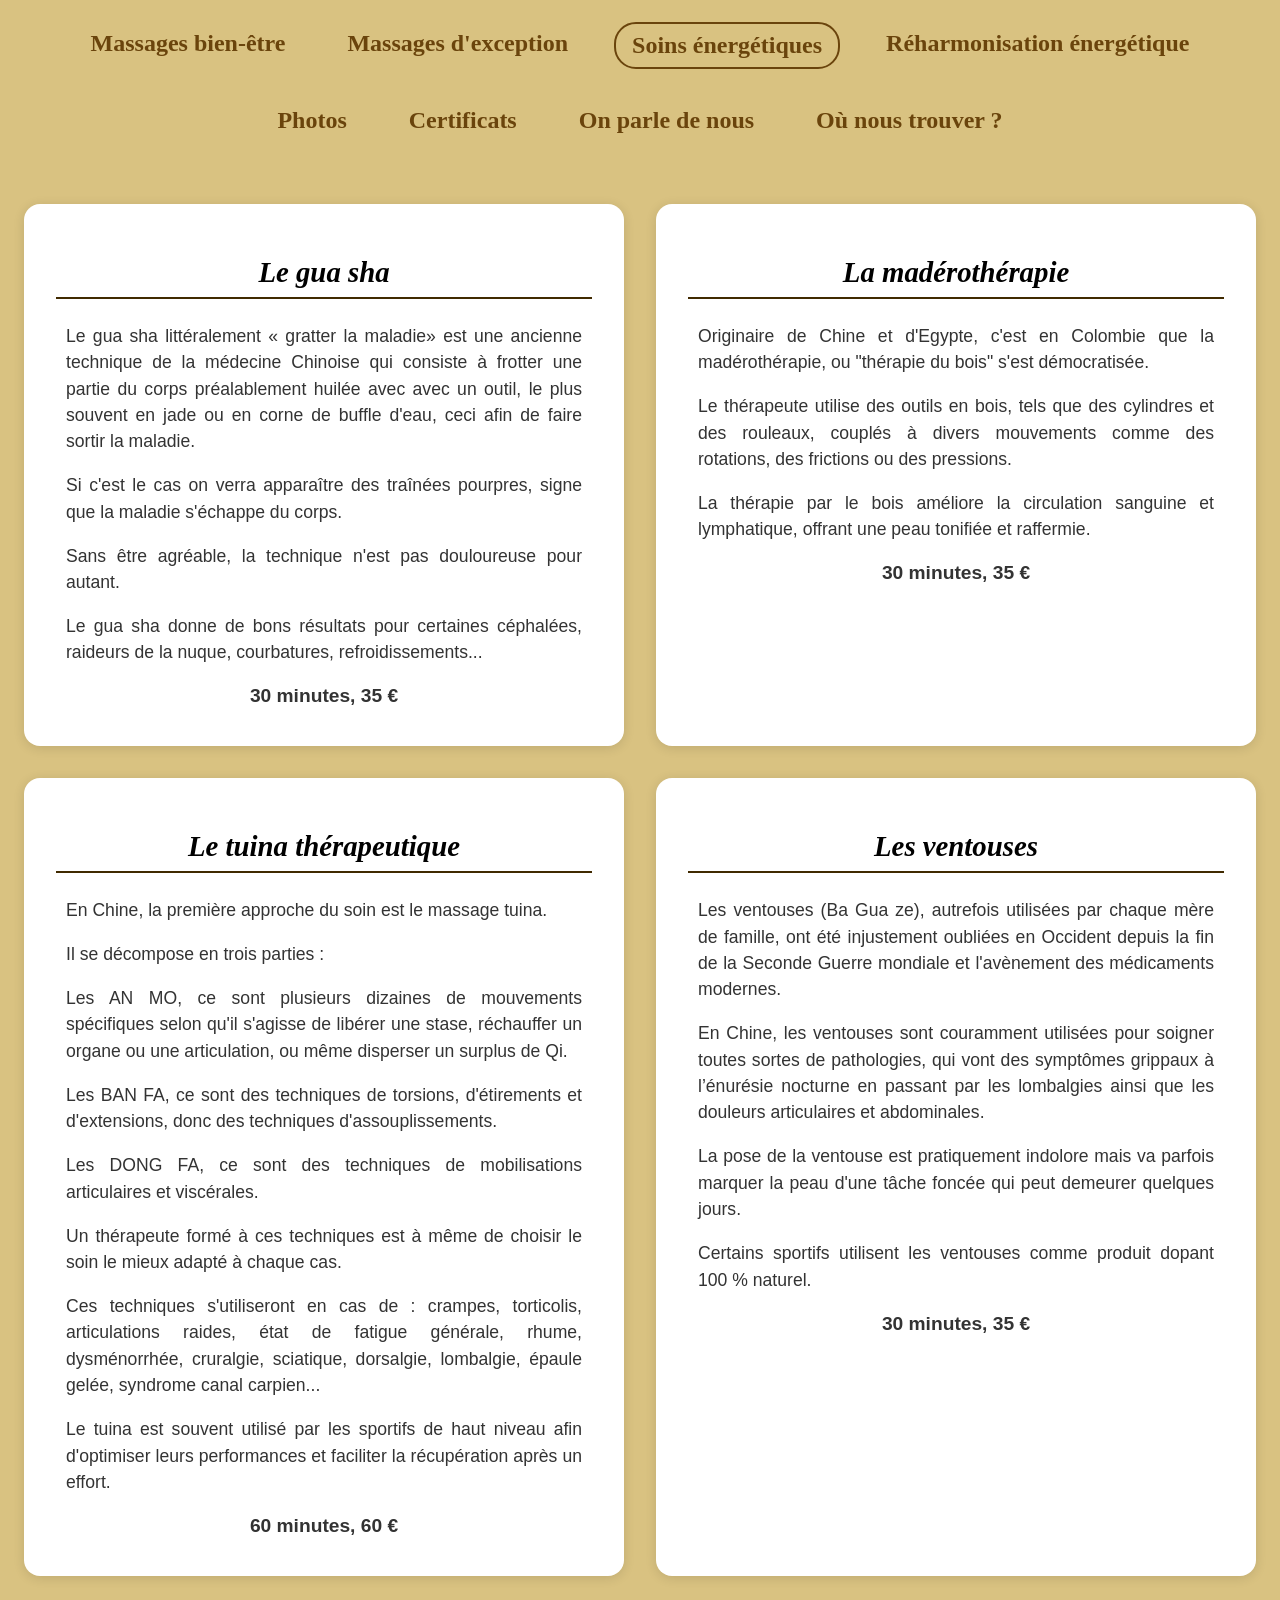
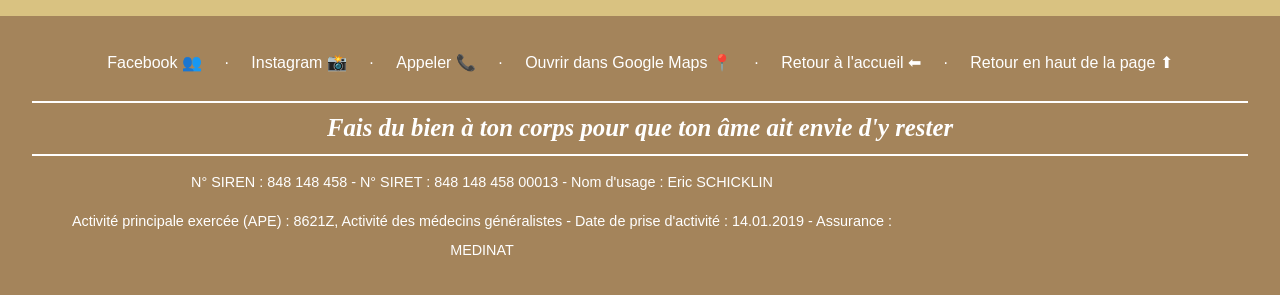
<file: soin.html>
<!DOCTYPE html>
<html lang="fr">

<head>
  <meta charset="UTF-8">
  <meta name="viewport" content="width=device-width, initial-scale=1.0">
  <title>Soins énergétiques</title>
  <link rel="stylesheet" href="style.css">
</head>

<body>

<header>
  <nav class="main-nav">
    <a href="bien.html" class="nav-link">Massages bien-être</a>
    <a href="exception.html" class="nav-link">Massages d'exception</a>
    <a href="soin.html" class="nav-link active">Soins énergétiques</a>
    <a href="reharmonisation.html" class="nav-link">Réharmonisation énergétique</a>
    <a href="photo.html" class="nav-link">Photos</a>
    <a href="certificat.html" class="nav-link">Certificats</a>
    <a href="parler.html" class="nav-link">On parle de nous</a>
    <a href="trouver.html" class="nav-link">Où nous trouver ?</a>
  </nav>
</header>

<main>
  <section id="soin">
  
<div class="boxes">
  <div class="box">
    <h2>Le gua sha</h2>
    <p>Le gua sha littéralement « gratter la maladie» est une ancienne technique de la médecine Chinoise qui consiste à frotter une partie du corps préalablement huilée avec avec un outil, le plus souvent en jade ou en corne de buffle d'eau, ceci afin de faire sortir la maladie.</p>
    <p>Si c'est le cas on verra apparaître des traînées pourpres, signe que la maladie s'échappe du corps.</p>
    <p>Sans être agréable, la technique n'est pas douloureuse pour autant.</p>
    <p>Le gua sha donne de bons résultats pour certaines céphalées, raideurs de la nuque, courbatures, refroidissements...</p>
  <h3>30 minutes, 35 €</h3>
  </div>
  <div class="box">
    <h2> La madérothérapie</h2>
  <p>Originaire de Chine et d'Egypte, c'est en Colombie que la madérothérapie, ou "thérapie du bois" s'est démocratisée.</p>
    <p>Le thérapeute utilise des outils en bois, tels que des cylindres et des rouleaux, couplés à divers mouvements comme des rotations, des frictions ou des pressions.</p>
    <p>La thérapie par le bois améliore la circulation sanguine et lymphatique, offrant une peau tonifiée et raffermie.
  <h3>30 minutes, 35 €</h3>
  </div>
  <div class="box">
    <h2>Le tuina thérapeutique</h2>
    <p>En Chine, la première approche du soin est le massage tuina.</p>
    <p>Il se décompose en trois parties :</p>
    <p>Les AN MO, ce sont plusieurs dizaines de mouvements spécifiques selon qu'il s'agisse de libérer une stase, réchauffer un organe ou une articulation, ou même disperser un surplus de Qi.</p>
    <p>Les BAN FA, ce sont des techniques de torsions, d'étirements et d'extensions, donc des techniques d'assouplissements.</p>
    <p>Les DONG FA, ce sont des techniques de mobilisations articulaires et viscérales.</p>
    <p>Un thérapeute formé à ces techniques est à même de choisir le soin le mieux adapté à chaque cas.</p>
    <p>Ces techniques s'utiliseront en cas de : crampes, torticolis, articulations raides, état de fatigue générale, rhume, dysménorrhée, cruralgie, sciatique, dorsalgie, lombalgie, épaule gelée, syndrome canal carpien...</p>
    <p>Le tuina est souvent utilisé par les sportifs de haut niveau afin d'optimiser leurs performances et faciliter la récupération après un effort.</p>
  <h3>60 minutes, 60 €</h3>
  </div>
  <div class="box">
    <h2> Les ventouses</h2>
    <p>Les ventouses (Ba Gua ze), autrefois utilisées par chaque mère de famille, ont été injustement oubliées en Occident depuis la fin de la Seconde Guerre mondiale et l'avènement des médicaments modernes.</p>
    <p>En Chine, les ventouses sont couramment utilisées pour soigner toutes sortes de pathologies, qui vont des symptômes grippaux à l’énurésie nocturne en passant par les lombalgies ainsi que les douleurs articulaires et abdominales.</p>
    <p>La pose de la ventouse est pratiquement indolore mais va parfois marquer la peau d'une tâche foncée qui peut demeurer quelques jours.</p>
    <p>Certains sportifs utilisent les ventouses comme produit dopant 100 % naturel.</p>
  <h3>30 minutes, 35 €</h3>
  </div>
</div>
</section>
</main>

<footer>
    <a href="https://www.facebook.com/salon.a.fleur.de.peau" target="_blank"> Facebook 👥</a> ·
    <a href="https://www.instagram.com/afleurdepeau.68/" target="_blank"> Instagram 📸</a> ·
  <a href="tel:+33613711003">Appeler 📞</a> ·
  <a href="https://maps.app.goo.gl/HhBs8NbL2Y42jHQ48" target="_blank">Ouvrir dans Google Maps 📍</a> ·
  <a href="index.html">Retour à l'accueil ⬅</a> ·
  <a href="soin.html">Retour en haut de la page ⬆</a>
  <p class="footer-title2">Fais du bien à ton corps pour que ton âme ait envie d'y rester</p>
  <p class="footer-title">N° SIREN : 848 148 458 - N° SIRET : 848 148 458 00013 - Nom d'usage : Eric SCHICKLIN</p>
  <p class="footer-title">Activité principale exercée (APE) : 8621Z, Activité des médecins généralistes - Date de prise d'activité : 14.01.2019 - Assurance : MEDINAT</p>
</footer>
</body>
</html>
</file>
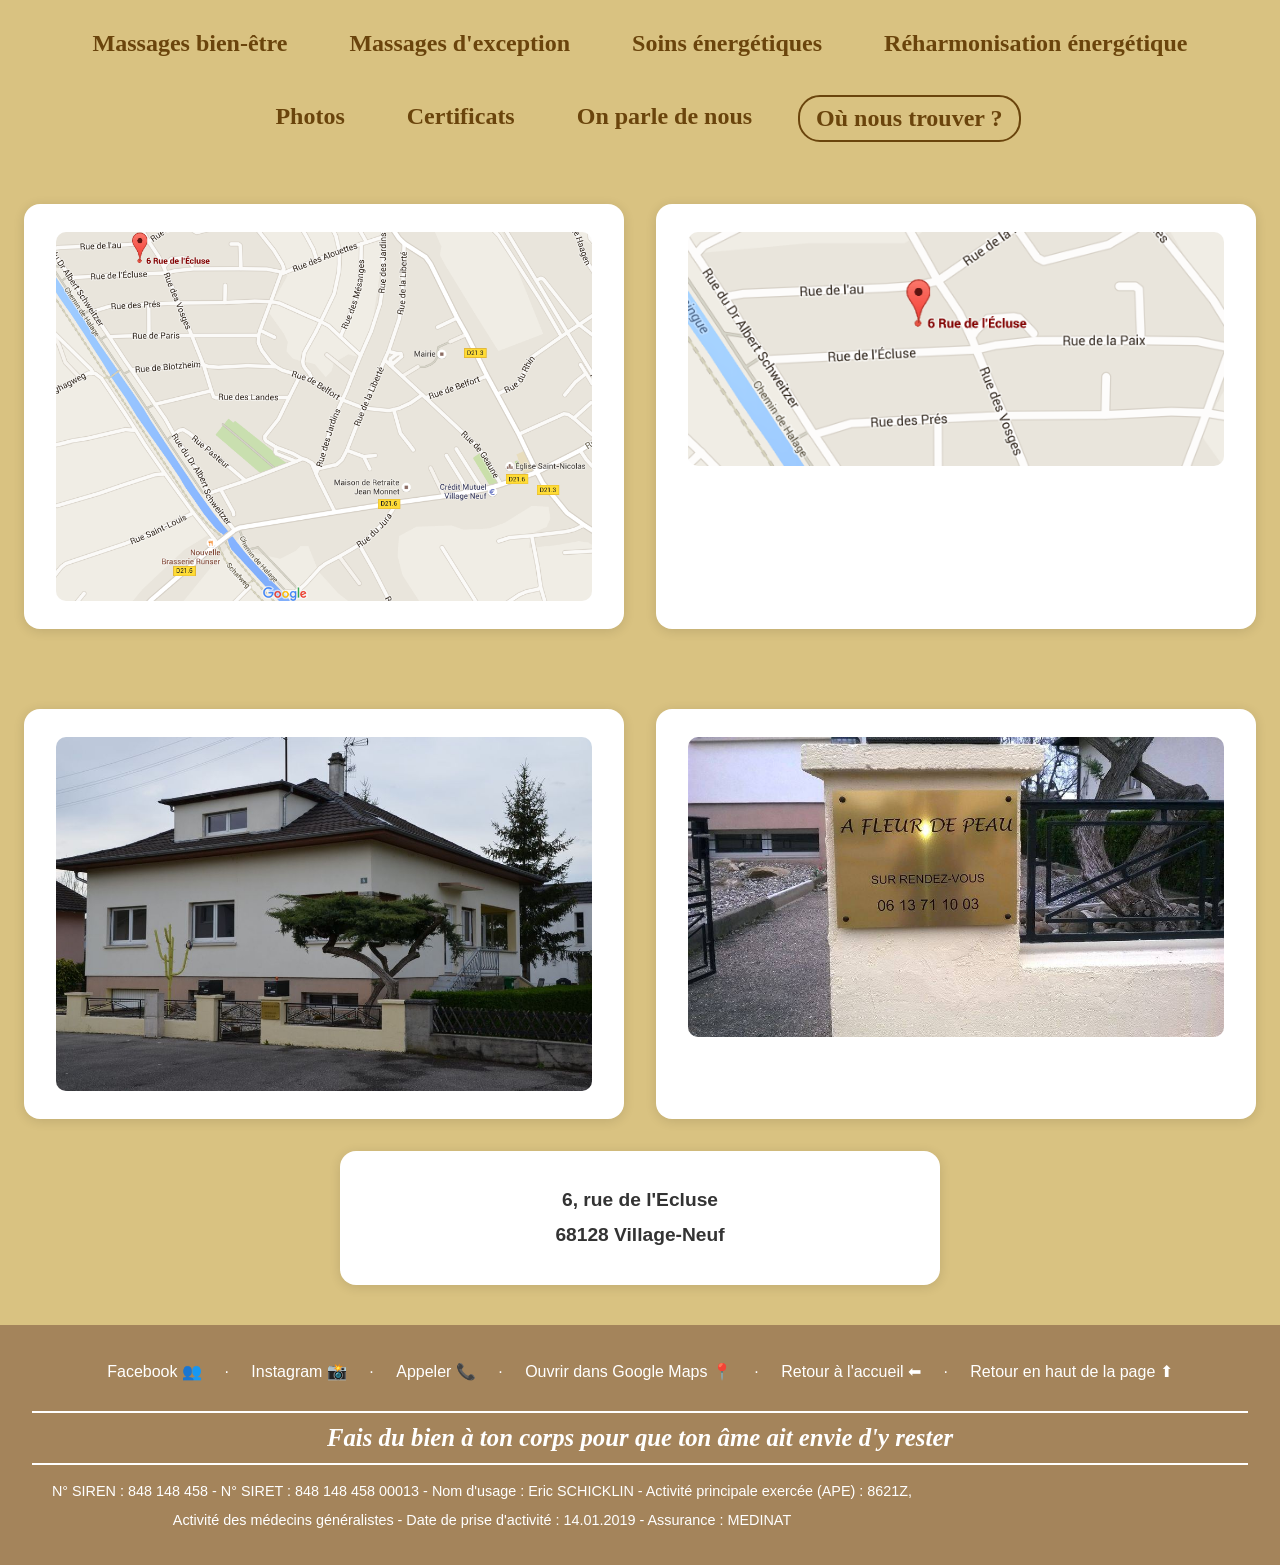
<file: trouver.html>
<!DOCTYPE html>
<html lang="fr">

<head>
  <meta charset="UTF-8">
  <meta name="viewport" content="width=device-width, initial-scale=1.0">
  <title>Où nous trouver ?</title>
  <link rel="stylesheet" href="style.css">
</head>

<body>

<header>
  <nav class="main-nav">
    <a href="bien.html" class="nav-link">Massages bien-être</a>
    <a href="exception.html" class="nav-link">Massages d'exception</a>
    <a href="soin.html" class="nav-link">Soins énergétiques</a>
    <a href="reharmonisation.html" class="nav-link">Réharmonisation énergétique</a>
    <a href="photo.html" class="nav-link">Photos</a>
    <a href="certificat.html" class="nav-link">Certificats</a>
    <a href="parler.html" class="nav-link">On parle de nous</a>
    <a href="trouver.html" class="nav-link active">Où nous trouver ?</a>
  </nav>
</header>

<main>
  <section id="trouver">
  
<section class="page-photos">
  <div class="boxes">
    <div class="box">
      <img src="plan1.jpg" alt="Plan">
    </div>
    <div class="box">
      <img src="plan2.jpg" alt="Plan">
    </div>
  </div>
   <div class="boxes">
    <div class="box">
      <img src="maison.jpg" alt="maison">
    </div>
    <div class="box">
      <img src="panneau.jpg" alt="Panneau">
    </div>

  <div class="box">
    <h3>6, rue de l'Ecluse</h3>
    <h3>68128 Village-Neuf</h3>
  </div>
     
  </div>
</section>
  </section>
</main>
  
<footer>
    <a href="https://www.facebook.com/salon.a.fleur.de.peau" target="_blank"> Facebook 👥</a> ·
    <a href="https://www.instagram.com/afleurdepeau.68/" target="_blank"> Instagram 📸</a> ·
  <a href="tel:+33613711003">Appeler 📞</a> ·
  <a href="https://maps.app.goo.gl/HhBs8NbL2Y42jHQ48" target="_blank">Ouvrir dans Google Maps 📍</a> ·
  <a href="index.html">Retour à l'accueil ⬅</a> ·
  <a href="trouver.html">Retour en haut de la page ⬆</a>
  <p class="footer-title2">Fais du bien à ton corps pour que ton âme ait envie d'y rester</p>
  <p class="footer-title">N° SIREN : 848 148 458 - N° SIRET : 848 148 458 00013 - Nom d'usage : Eric SCHICKLIN - Activité principale exercée (APE) : 8621Z, Activité des médecins généralistes - Date de prise d'activité : 14.01.2019 - Assurance : MEDINAT</p>
</footer>
</body>
</html>
</file>
<file: style.css>
/* =========================
   BASE GLOBALE
========================= */

* {
  box-sizing: border-box;
}

body {
  font-family: "Poppins", sans-serif;
  background-color: #d9c281;
  color: #333;
  margin: 0;
  padding: 0;
  min-height: 100vh;
  display: flex;
  flex-direction: column;
}

main {
  flex: 1;
}

/* =========================
   NAVIGATION
========================= */

.main-nav {
  display: flex;
  justify-content: center;
  flex-wrap: wrap;
  gap: 30px;
  padding: 22px 20px;
}

.nav-link {
  text-decoration: none;
  font-family: "Cormorant Garamond", serif;
  font-weight: 600;
  font-size: 1.5em;
  color: #6a440c;
  padding: 8px 16px;
  transition: all 0.3s ease;
  text-align: center;
}

.nav-link.active {
  border: 2px solid #6a440c;
  border-radius: 22px;
}

.nav-link:hover {
  transform: scale(1.05);
  color: #c47f16;
}


/* =========================
   TYPOGRAPHIE
========================= */

h1 {
  color: #402a00;
  font-size: 2.9em;
  font-family: "Playfair Display", serif;
  font-style: italic;
  text-align: center;
}

h2 {
  color: #000;
  border-bottom: 2px solid #402a00;
  padding-bottom: 8px;
  font-size: 1.8em;
  font-family: "Playfair Display", serif;
  font-style: italic;
  text-align: center;
}

h3 {
  font-size: 1.2em;
  text-align: center;
  line-height: 1.4;
  margin: 8px 0;
}

h4 {
  font-size: 1.1em;
  text-align: center;
  line-height: 1.5;
  hyphens: auto;
   padding: 0 10px;
   font-weight: normal;
}

p, li {
  font-size: 1.1em;
  text-align: justify;
  line-height: 1.5;
  hyphens: auto;
   padding: 0 10px;
}

/* =========================
   CONTENEUR BOXES (GLOBAL)
========================= */

.boxes {
  display: flex;
  flex-wrap: wrap;
  justify-content: center;
  gap: 32px;
  padding: 40px 20px;
}

/* =========================
   BOX STANDARD
========================= */

.box {
  background-color: #ffffff;
  border-radius: 16px;
  padding: 28px 32px;
  box-shadow: 0 2px 12px rgba(0,0,0,0.12);
  max-width: 600px;
  width: 100%;
  transition: transform 0.3s ease, box-shadow 0.3s ease;
}

.box:hover {
  transform: translateY(-4px);
  box-shadow: 0 6px 18px rgba(0,0,0,0.15);
}

/* =========================
   BOX PHOTOS
========================= */

.box.photo {
  padding: 16px;
  max-width: 420px;
}

.box img {
  width: 100%;
  height: auto;
  display: block;
  border-radius: 10px;
  cursor: pointer;
}

/* =========================
   PAGE ACCUEIL
========================= */

.home-content {
  flex: 1;
  display: flex;
  justify-content: center;
  align-items: center;
  padding: 120px 40px;
}

.home-boxes {
  display: flex;
  gap: 45px;
  justify-content: center;
  flex-wrap: wrap;
}

.home-box {
  background-color: #ffffff;
  border-radius: 16px;
  padding: 30px 36px;
  box-shadow: 0 2px 12px rgba(0,0,0,0.12);
  text-align: center;
  min-width: 260px;
}

.home-box h3 {
  font-size: 1.25em;
}

/* =========================
   FOOTER
========================= */
footer {
  width: 100%;
  background-color: #a4845b;
  color: white;
  padding: 20px;
  text-align: center;
}

footer a {
  color: #ffffff;
  text-decoration: none;
  line-height: 1.6;
  padding: 8px;
  margin: 6px 10px;
  display: inline-block;
}

footer a:hover {
  text-decoration: none;
  color: #d5c7b3;
}

footer p {
  color: #ffffff;
  margin: 8px auto;
  font-size: 0.85em;
  font-family: "Poppins", sans-serif;
  text-align: center;
  line-height: 1.4;
}

.footer-title {
  font-weight: 510;
  font-size: 0.9em;
  line-height: 2;
  margin: 10px 12px;
  max-width: 900px;
  text-align: center;
   width: 100%;
}

.footer-title2 {
  font-weight: 600;
  color: white;
  border-top: 2px solid white;
  border-bottom: 2px solid white;
  padding-bottom: 8px;
  padding: 8px 0;
  font-size: 1.55em;
  font-family: "Playfair Display", serif;
  font-style: italic;
  text-align: center;
  line-height: 1.4;
  margin: 12px 12px;
}

/* =========================
   LIGHTBOX
========================= */

.lightbox {
  display: none;               /* ✅ cachée au chargement */
  position: fixed;
  inset: 0;
  background: rgba(0,0,0,0.85);
  z-index: 1000;

  justify-content: center;
  align-items: center;
}


#lightbox-img {
  max-width: 90%;
  max-height: 85vh;
  border-radius: 14px;
}

.lightbox .close,
.lightbox .prev,
.lightbox .next {
  position: absolute;
  color: white;
  font-size: 40px;
  cursor: pointer;
}

.lightbox .close {
  top: 20px;
  right: 30px;
}

.lightbox .prev {
  left: 30px;
}

.lightbox .next {
  right: 30px;
}

/* =========================
   VERSION MOBILE
========================= */

@media (max-width: 768px) {

  .main-nav {
    gap: 12px;
  }

  .nav-link {
    font-size: 1.15em;
    padding: 6px 10px;
  }

  .home-content {
    padding: 80px 20px;
  }

  .home-boxes {
    flex-direction: column;
    align-items: center;
  }

  .home-box {
    width: 100%;
    max-width: 420px;
    padding: 22px 24px;
  }

  .boxes {
    flex-direction: column;
    padding: 30px 20px;
  }

  .box {
    max-width: 100%;
    padding: 24px;
  }

  footer p {
    max-width: 100%;
  }
}
</file>
